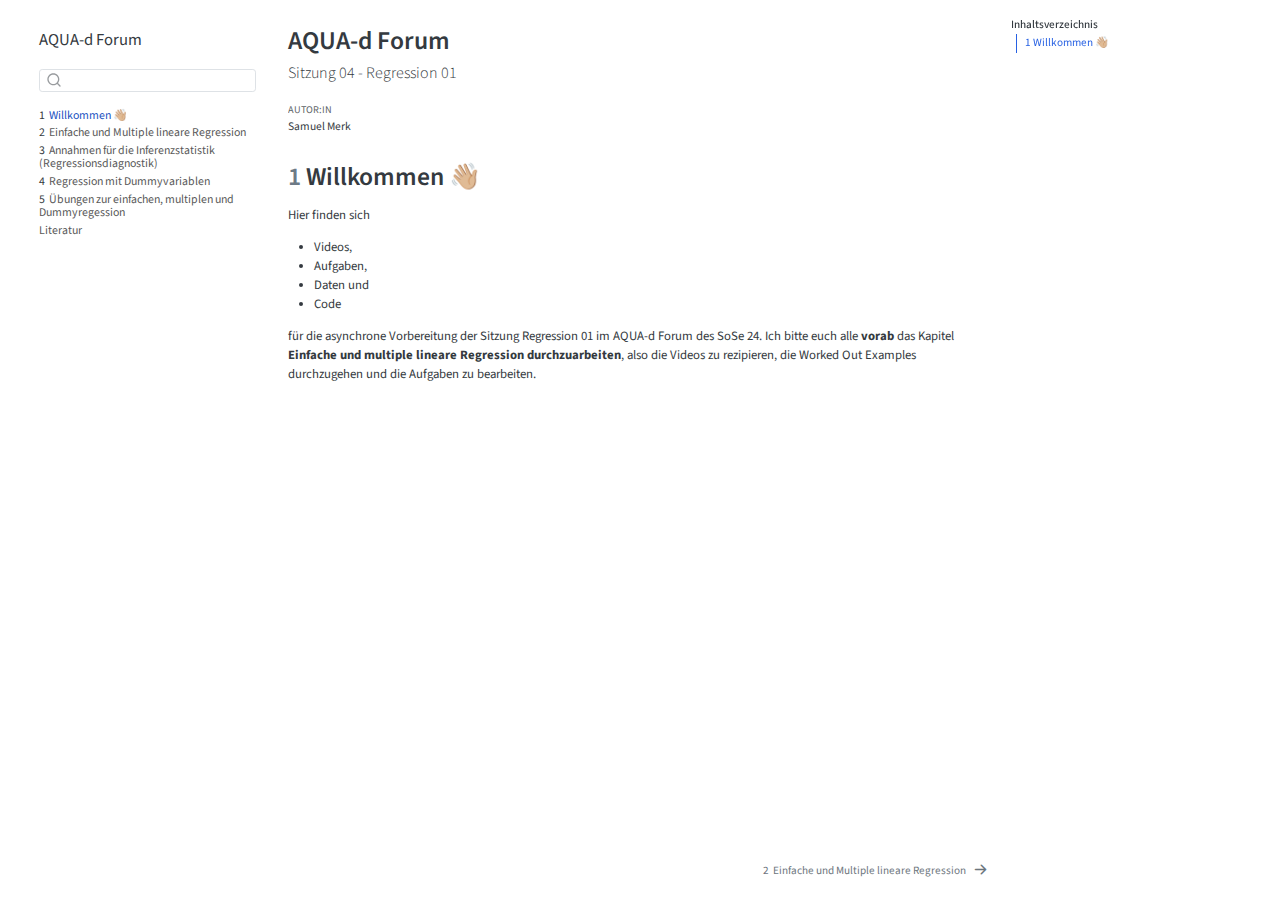
<file: docs/index.html>
<!DOCTYPE html>
<html xmlns="http://www.w3.org/1999/xhtml" lang="de" xml:lang="de"><head>

<meta charset="utf-8">
<meta name="generator" content="quarto-1.5.30">

<meta name="viewport" content="width=device-width, initial-scale=1.0, user-scalable=yes">

<meta name="author" content="Samuel Merk">

<title>AQUA-d Forum</title>
<style>
code{white-space: pre-wrap;}
span.smallcaps{font-variant: small-caps;}
div.columns{display: flex; gap: min(4vw, 1.5em);}
div.column{flex: auto; overflow-x: auto;}
div.hanging-indent{margin-left: 1.5em; text-indent: -1.5em;}
ul.task-list{list-style: none;}
ul.task-list li input[type="checkbox"] {
  width: 0.8em;
  margin: 0 0.8em 0.2em -1em; /* quarto-specific, see https://github.com/quarto-dev/quarto-cli/issues/4556 */ 
  vertical-align: middle;
}
</style>


<script src="site_libs/quarto-nav/quarto-nav.js"></script>
<script src="site_libs/quarto-nav/headroom.min.js"></script>
<script src="site_libs/clipboard/clipboard.min.js"></script>
<script src="site_libs/quarto-search/autocomplete.umd.js"></script>
<script src="site_libs/quarto-search/fuse.min.js"></script>
<script src="site_libs/quarto-search/quarto-search.js"></script>
<meta name="quarto:offset" content="./">
<link href="./regression.html" rel="next">
<script src="site_libs/quarto-html/quarto.js"></script>
<script src="site_libs/quarto-html/popper.min.js"></script>
<script src="site_libs/quarto-html/tippy.umd.min.js"></script>
<script src="site_libs/quarto-html/anchor.min.js"></script>
<link href="site_libs/quarto-html/tippy.css" rel="stylesheet">
<link href="site_libs/quarto-html/quarto-syntax-highlighting.css" rel="stylesheet" id="quarto-text-highlighting-styles">
<script src="site_libs/bootstrap/bootstrap.min.js"></script>
<link href="site_libs/bootstrap/bootstrap-icons.css" rel="stylesheet">
<link href="site_libs/bootstrap/bootstrap.min.css" rel="stylesheet" id="quarto-bootstrap" data-mode="light">
<script id="quarto-search-options" type="application/json">{
  "location": "sidebar",
  "copy-button": false,
  "collapse-after": 3,
  "panel-placement": "start",
  "type": "textbox",
  "limit": 50,
  "keyboard-shortcut": [
    "f",
    "/",
    "s"
  ],
  "show-item-context": false,
  "language": {
    "search-no-results-text": "Keine Treffer",
    "search-matching-documents-text": "Treffer",
    "search-copy-link-title": "Link in die Suche kopieren",
    "search-hide-matches-text": "Zusätzliche Treffer verbergen",
    "search-more-match-text": "weitere Treffer in diesem Dokument",
    "search-more-matches-text": "weitere Treffer in diesem Dokument",
    "search-clear-button-title": "Zurücksetzen",
    "search-text-placeholder": "",
    "search-detached-cancel-button-title": "Abbrechen",
    "search-submit-button-title": "Abschicken",
    "search-label": "Suchen"
  }
}</script>


</head>

<body class="nav-sidebar floating">

<div id="quarto-search-results"></div>
  <header id="quarto-header" class="headroom fixed-top">
  <nav class="quarto-secondary-nav">
    <div class="container-fluid d-flex">
      <button type="button" class="quarto-btn-toggle btn" data-bs-toggle="collapse" data-bs-target=".quarto-sidebar-collapse-item" aria-controls="quarto-sidebar" aria-expanded="false" aria-label="Seitenleiste umschalten" onclick="if (window.quartoToggleHeadroom) { window.quartoToggleHeadroom(); }">
        <i class="bi bi-layout-text-sidebar-reverse"></i>
      </button>
        <nav class="quarto-page-breadcrumbs" aria-label="breadcrumb"><ol class="breadcrumb"><li class="breadcrumb-item"><a href="./index.html"><span class="chapter-number">1</span>&nbsp; <span class="chapter-title">Willkommen 👋🏼</span></a></li></ol></nav>
        <a class="flex-grow-1" role="button" data-bs-toggle="collapse" data-bs-target=".quarto-sidebar-collapse-item" aria-controls="quarto-sidebar" aria-expanded="false" aria-label="Seitenleiste umschalten" onclick="if (window.quartoToggleHeadroom) { window.quartoToggleHeadroom(); }">      
        </a>
      <button type="button" class="btn quarto-search-button" aria-label="" onclick="window.quartoOpenSearch();">
        <i class="bi bi-search"></i>
      </button>
    </div>
  </nav>
</header>
<!-- content -->
<div id="quarto-content" class="quarto-container page-columns page-rows-contents page-layout-article">
<!-- sidebar -->
  <nav id="quarto-sidebar" class="sidebar collapse collapse-horizontal quarto-sidebar-collapse-item sidebar-navigation floating overflow-auto">
    <div class="pt-lg-2 mt-2 text-left sidebar-header">
    <div class="sidebar-title mb-0 py-0">
      <a href="./">AQUA-d Forum</a> 
    </div>
      </div>
        <div class="mt-2 flex-shrink-0 align-items-center">
        <div class="sidebar-search">
        <div id="quarto-search" class="" title="Suchen"></div>
        </div>
        </div>
    <div class="sidebar-menu-container"> 
    <ul class="list-unstyled mt-1">
        <li class="sidebar-item">
  <div class="sidebar-item-container"> 
  <a href="./index.html" class="sidebar-item-text sidebar-link active">
 <span class="menu-text"><span class="chapter-number">1</span>&nbsp; <span class="chapter-title">Willkommen 👋🏼</span></span></a>
  </div>
</li>
        <li class="sidebar-item">
  <div class="sidebar-item-container"> 
  <a href="./regression.html" class="sidebar-item-text sidebar-link">
 <span class="menu-text"><span class="chapter-number">2</span>&nbsp; <span class="chapter-title">Einfache und Multiple lineare Regression</span></span></a>
  </div>
</li>
        <li class="sidebar-item">
  <div class="sidebar-item-container"> 
  <a href="./regression_assumptions.html" class="sidebar-item-text sidebar-link">
 <span class="menu-text"><span class="chapter-number">3</span>&nbsp; <span class="chapter-title">Annahmen für die Inferenzstatistik (Regressionsdiagnostik)</span></span></a>
  </div>
</li>
        <li class="sidebar-item">
  <div class="sidebar-item-container"> 
  <a href="./regression_with_dummies.html" class="sidebar-item-text sidebar-link">
 <span class="menu-text"><span class="chapter-number">4</span>&nbsp; <span class="chapter-title">Regression mit Dummyvariablen</span></span></a>
  </div>
</li>
        <li class="sidebar-item">
  <div class="sidebar-item-container"> 
  <a href="./Übung_Sitzung_Regression_II.html" class="sidebar-item-text sidebar-link">
 <span class="menu-text"><span class="chapter-number">5</span>&nbsp; <span class="chapter-title">Übungen zur einfachen, multiplen und Dummyregession</span></span></a>
  </div>
</li>
        <li class="sidebar-item">
  <div class="sidebar-item-container"> 
  <a href="./references.html" class="sidebar-item-text sidebar-link">
 <span class="menu-text">Literatur</span></a>
  </div>
</li>
    </ul>
    </div>
</nav>
<div id="quarto-sidebar-glass" class="quarto-sidebar-collapse-item" data-bs-toggle="collapse" data-bs-target=".quarto-sidebar-collapse-item"></div>
<!-- margin-sidebar -->
    <div id="quarto-margin-sidebar" class="sidebar margin-sidebar">
        <nav id="TOC" role="doc-toc" class="toc-active">
    <h2 id="toc-title">Inhaltsverzeichnis</h2>
   
  <ul>
  <li><a href="#willkommen" id="toc-willkommen" class="nav-link active" data-scroll-target="#willkommen"><span class="header-section-number">1</span> Willkommen 👋🏼</a></li>
  </ul>
</nav>
    </div>
<!-- main -->
<main class="content" id="quarto-document-content">

<header id="title-block-header" class="quarto-title-block default">
<div class="quarto-title">
<h1 class="title">AQUA-d Forum</h1>
<p class="subtitle lead">Sitzung 04 - Regression 01</p>
</div>



<div class="quarto-title-meta">

    <div>
    <div class="quarto-title-meta-heading">Autor:in</div>
    <div class="quarto-title-meta-contents">
             <p>Samuel Merk </p>
          </div>
  </div>
    
  
    
  </div>
  


</header>


<section id="willkommen" class="level1" data-number="1">
<h1 data-number="1"><span class="header-section-number">1</span> Willkommen 👋🏼</h1>
<p>Hier finden sich</p>
<ul>
<li>Videos,</li>
<li>Aufgaben,</li>
<li>Daten und</li>
<li>Code</li>
</ul>
<p>für die asynchrone Vorbereitung der Sitzung Regression 01 im AQUA-d Forum des SoSe 24. Ich bitte euch alle <strong>vorab</strong> das Kapitel <strong>Einfache und multiple lineare Regression durchzuarbeiten</strong>, also die Videos zu rezipieren, die Worked Out Examples durchzugehen und die Aufgaben zu bearbeiten.</p>


</section>

</main> <!-- /main -->
<script id="quarto-html-after-body" type="application/javascript">
window.document.addEventListener("DOMContentLoaded", function (event) {
  const toggleBodyColorMode = (bsSheetEl) => {
    const mode = bsSheetEl.getAttribute("data-mode");
    const bodyEl = window.document.querySelector("body");
    if (mode === "dark") {
      bodyEl.classList.add("quarto-dark");
      bodyEl.classList.remove("quarto-light");
    } else {
      bodyEl.classList.add("quarto-light");
      bodyEl.classList.remove("quarto-dark");
    }
  }
  const toggleBodyColorPrimary = () => {
    const bsSheetEl = window.document.querySelector("link#quarto-bootstrap");
    if (bsSheetEl) {
      toggleBodyColorMode(bsSheetEl);
    }
  }
  toggleBodyColorPrimary();  
  const icon = "";
  const anchorJS = new window.AnchorJS();
  anchorJS.options = {
    placement: 'right',
    icon: icon
  };
  anchorJS.add('.anchored');
  const isCodeAnnotation = (el) => {
    for (const clz of el.classList) {
      if (clz.startsWith('code-annotation-')) {                     
        return true;
      }
    }
    return false;
  }
  const onCopySuccess = function(e) {
    // button target
    const button = e.trigger;
    // don't keep focus
    button.blur();
    // flash "checked"
    button.classList.add('code-copy-button-checked');
    var currentTitle = button.getAttribute("title");
    button.setAttribute("title", "Kopiert");
    let tooltip;
    if (window.bootstrap) {
      button.setAttribute("data-bs-toggle", "tooltip");
      button.setAttribute("data-bs-placement", "left");
      button.setAttribute("data-bs-title", "Kopiert");
      tooltip = new bootstrap.Tooltip(button, 
        { trigger: "manual", 
          customClass: "code-copy-button-tooltip",
          offset: [0, -8]});
      tooltip.show();    
    }
    setTimeout(function() {
      if (tooltip) {
        tooltip.hide();
        button.removeAttribute("data-bs-title");
        button.removeAttribute("data-bs-toggle");
        button.removeAttribute("data-bs-placement");
      }
      button.setAttribute("title", currentTitle);
      button.classList.remove('code-copy-button-checked');
    }, 1000);
    // clear code selection
    e.clearSelection();
  }
  const getTextToCopy = function(trigger) {
      const codeEl = trigger.previousElementSibling.cloneNode(true);
      for (const childEl of codeEl.children) {
        if (isCodeAnnotation(childEl)) {
          childEl.remove();
        }
      }
      return codeEl.innerText;
  }
  const clipboard = new window.ClipboardJS('.code-copy-button:not([data-in-quarto-modal])', {
    text: getTextToCopy
  });
  clipboard.on('success', onCopySuccess);
  if (window.document.getElementById('quarto-embedded-source-code-modal')) {
    // For code content inside modals, clipBoardJS needs to be initialized with a container option
    // TODO: Check when it could be a function (https://github.com/zenorocha/clipboard.js/issues/860)
    const clipboardModal = new window.ClipboardJS('.code-copy-button[data-in-quarto-modal]', {
      text: getTextToCopy,
      container: window.document.getElementById('quarto-embedded-source-code-modal')
    });
    clipboardModal.on('success', onCopySuccess);
  }
    var localhostRegex = new RegExp(/^(?:http|https):\/\/localhost\:?[0-9]*\//);
    var mailtoRegex = new RegExp(/^mailto:/);
      var filterRegex = new RegExp('/' + window.location.host + '/');
    var isInternal = (href) => {
        return filterRegex.test(href) || localhostRegex.test(href) || mailtoRegex.test(href);
    }
    // Inspect non-navigation links and adorn them if external
 	var links = window.document.querySelectorAll('a[href]:not(.nav-link):not(.navbar-brand):not(.toc-action):not(.sidebar-link):not(.sidebar-item-toggle):not(.pagination-link):not(.no-external):not([aria-hidden]):not(.dropdown-item):not(.quarto-navigation-tool):not(.about-link)');
    for (var i=0; i<links.length; i++) {
      const link = links[i];
      if (!isInternal(link.href)) {
        // undo the damage that might have been done by quarto-nav.js in the case of
        // links that we want to consider external
        if (link.dataset.originalHref !== undefined) {
          link.href = link.dataset.originalHref;
        }
      }
    }
  function tippyHover(el, contentFn, onTriggerFn, onUntriggerFn) {
    const config = {
      allowHTML: true,
      maxWidth: 500,
      delay: 100,
      arrow: false,
      appendTo: function(el) {
          return el.parentElement;
      },
      interactive: true,
      interactiveBorder: 10,
      theme: 'quarto',
      placement: 'bottom-start',
    };
    if (contentFn) {
      config.content = contentFn;
    }
    if (onTriggerFn) {
      config.onTrigger = onTriggerFn;
    }
    if (onUntriggerFn) {
      config.onUntrigger = onUntriggerFn;
    }
    window.tippy(el, config); 
  }
  const noterefs = window.document.querySelectorAll('a[role="doc-noteref"]');
  for (var i=0; i<noterefs.length; i++) {
    const ref = noterefs[i];
    tippyHover(ref, function() {
      // use id or data attribute instead here
      let href = ref.getAttribute('data-footnote-href') || ref.getAttribute('href');
      try { href = new URL(href).hash; } catch {}
      const id = href.replace(/^#\/?/, "");
      const note = window.document.getElementById(id);
      if (note) {
        return note.innerHTML;
      } else {
        return "";
      }
    });
  }
  const xrefs = window.document.querySelectorAll('a.quarto-xref');
  const processXRef = (id, note) => {
    // Strip column container classes
    const stripColumnClz = (el) => {
      el.classList.remove("page-full", "page-columns");
      if (el.children) {
        for (const child of el.children) {
          stripColumnClz(child);
        }
      }
    }
    stripColumnClz(note)
    if (id === null || id.startsWith('sec-')) {
      // Special case sections, only their first couple elements
      const container = document.createElement("div");
      if (note.children && note.children.length > 2) {
        container.appendChild(note.children[0].cloneNode(true));
        for (let i = 1; i < note.children.length; i++) {
          const child = note.children[i];
          if (child.tagName === "P" && child.innerText === "") {
            continue;
          } else {
            container.appendChild(child.cloneNode(true));
            break;
          }
        }
        if (window.Quarto?.typesetMath) {
          window.Quarto.typesetMath(container);
        }
        return container.innerHTML
      } else {
        if (window.Quarto?.typesetMath) {
          window.Quarto.typesetMath(note);
        }
        return note.innerHTML;
      }
    } else {
      // Remove any anchor links if they are present
      const anchorLink = note.querySelector('a.anchorjs-link');
      if (anchorLink) {
        anchorLink.remove();
      }
      if (window.Quarto?.typesetMath) {
        window.Quarto.typesetMath(note);
      }
      // TODO in 1.5, we should make sure this works without a callout special case
      if (note.classList.contains("callout")) {
        return note.outerHTML;
      } else {
        return note.innerHTML;
      }
    }
  }
  for (var i=0; i<xrefs.length; i++) {
    const xref = xrefs[i];
    tippyHover(xref, undefined, function(instance) {
      instance.disable();
      let url = xref.getAttribute('href');
      let hash = undefined; 
      if (url.startsWith('#')) {
        hash = url;
      } else {
        try { hash = new URL(url).hash; } catch {}
      }
      if (hash) {
        const id = hash.replace(/^#\/?/, "");
        const note = window.document.getElementById(id);
        if (note !== null) {
          try {
            const html = processXRef(id, note.cloneNode(true));
            instance.setContent(html);
          } finally {
            instance.enable();
            instance.show();
          }
        } else {
          // See if we can fetch this
          fetch(url.split('#')[0])
          .then(res => res.text())
          .then(html => {
            const parser = new DOMParser();
            const htmlDoc = parser.parseFromString(html, "text/html");
            const note = htmlDoc.getElementById(id);
            if (note !== null) {
              const html = processXRef(id, note);
              instance.setContent(html);
            } 
          }).finally(() => {
            instance.enable();
            instance.show();
          });
        }
      } else {
        // See if we can fetch a full url (with no hash to target)
        // This is a special case and we should probably do some content thinning / targeting
        fetch(url)
        .then(res => res.text())
        .then(html => {
          const parser = new DOMParser();
          const htmlDoc = parser.parseFromString(html, "text/html");
          const note = htmlDoc.querySelector('main.content');
          if (note !== null) {
            // This should only happen for chapter cross references
            // (since there is no id in the URL)
            // remove the first header
            if (note.children.length > 0 && note.children[0].tagName === "HEADER") {
              note.children[0].remove();
            }
            const html = processXRef(null, note);
            instance.setContent(html);
          } 
        }).finally(() => {
          instance.enable();
          instance.show();
        });
      }
    }, function(instance) {
    });
  }
      let selectedAnnoteEl;
      const selectorForAnnotation = ( cell, annotation) => {
        let cellAttr = 'data-code-cell="' + cell + '"';
        let lineAttr = 'data-code-annotation="' +  annotation + '"';
        const selector = 'span[' + cellAttr + '][' + lineAttr + ']';
        return selector;
      }
      const selectCodeLines = (annoteEl) => {
        const doc = window.document;
        const targetCell = annoteEl.getAttribute("data-target-cell");
        const targetAnnotation = annoteEl.getAttribute("data-target-annotation");
        const annoteSpan = window.document.querySelector(selectorForAnnotation(targetCell, targetAnnotation));
        const lines = annoteSpan.getAttribute("data-code-lines").split(",");
        const lineIds = lines.map((line) => {
          return targetCell + "-" + line;
        })
        let top = null;
        let height = null;
        let parent = null;
        if (lineIds.length > 0) {
            //compute the position of the single el (top and bottom and make a div)
            const el = window.document.getElementById(lineIds[0]);
            top = el.offsetTop;
            height = el.offsetHeight;
            parent = el.parentElement.parentElement;
          if (lineIds.length > 1) {
            const lastEl = window.document.getElementById(lineIds[lineIds.length - 1]);
            const bottom = lastEl.offsetTop + lastEl.offsetHeight;
            height = bottom - top;
          }
          if (top !== null && height !== null && parent !== null) {
            // cook up a div (if necessary) and position it 
            let div = window.document.getElementById("code-annotation-line-highlight");
            if (div === null) {
              div = window.document.createElement("div");
              div.setAttribute("id", "code-annotation-line-highlight");
              div.style.position = 'absolute';
              parent.appendChild(div);
            }
            div.style.top = top - 2 + "px";
            div.style.height = height + 4 + "px";
            div.style.left = 0;
            let gutterDiv = window.document.getElementById("code-annotation-line-highlight-gutter");
            if (gutterDiv === null) {
              gutterDiv = window.document.createElement("div");
              gutterDiv.setAttribute("id", "code-annotation-line-highlight-gutter");
              gutterDiv.style.position = 'absolute';
              const codeCell = window.document.getElementById(targetCell);
              const gutter = codeCell.querySelector('.code-annotation-gutter');
              gutter.appendChild(gutterDiv);
            }
            gutterDiv.style.top = top - 2 + "px";
            gutterDiv.style.height = height + 4 + "px";
          }
          selectedAnnoteEl = annoteEl;
        }
      };
      const unselectCodeLines = () => {
        const elementsIds = ["code-annotation-line-highlight", "code-annotation-line-highlight-gutter"];
        elementsIds.forEach((elId) => {
          const div = window.document.getElementById(elId);
          if (div) {
            div.remove();
          }
        });
        selectedAnnoteEl = undefined;
      };
        // Handle positioning of the toggle
    window.addEventListener(
      "resize",
      throttle(() => {
        elRect = undefined;
        if (selectedAnnoteEl) {
          selectCodeLines(selectedAnnoteEl);
        }
      }, 10)
    );
    function throttle(fn, ms) {
    let throttle = false;
    let timer;
      return (...args) => {
        if(!throttle) { // first call gets through
            fn.apply(this, args);
            throttle = true;
        } else { // all the others get throttled
            if(timer) clearTimeout(timer); // cancel #2
            timer = setTimeout(() => {
              fn.apply(this, args);
              timer = throttle = false;
            }, ms);
        }
      };
    }
      // Attach click handler to the DT
      const annoteDls = window.document.querySelectorAll('dt[data-target-cell]');
      for (const annoteDlNode of annoteDls) {
        annoteDlNode.addEventListener('click', (event) => {
          const clickedEl = event.target;
          if (clickedEl !== selectedAnnoteEl) {
            unselectCodeLines();
            const activeEl = window.document.querySelector('dt[data-target-cell].code-annotation-active');
            if (activeEl) {
              activeEl.classList.remove('code-annotation-active');
            }
            selectCodeLines(clickedEl);
            clickedEl.classList.add('code-annotation-active');
          } else {
            // Unselect the line
            unselectCodeLines();
            clickedEl.classList.remove('code-annotation-active');
          }
        });
      }
  const findCites = (el) => {
    const parentEl = el.parentElement;
    if (parentEl) {
      const cites = parentEl.dataset.cites;
      if (cites) {
        return {
          el,
          cites: cites.split(' ')
        };
      } else {
        return findCites(el.parentElement)
      }
    } else {
      return undefined;
    }
  };
  var bibliorefs = window.document.querySelectorAll('a[role="doc-biblioref"]');
  for (var i=0; i<bibliorefs.length; i++) {
    const ref = bibliorefs[i];
    const citeInfo = findCites(ref);
    if (citeInfo) {
      tippyHover(citeInfo.el, function() {
        var popup = window.document.createElement('div');
        citeInfo.cites.forEach(function(cite) {
          var citeDiv = window.document.createElement('div');
          citeDiv.classList.add('hanging-indent');
          citeDiv.classList.add('csl-entry');
          var biblioDiv = window.document.getElementById('ref-' + cite);
          if (biblioDiv) {
            citeDiv.innerHTML = biblioDiv.innerHTML;
          }
          popup.appendChild(citeDiv);
        });
        return popup.innerHTML;
      });
    }
  }
});
</script>
<nav class="page-navigation">
  <div class="nav-page nav-page-previous">
  </div>
  <div class="nav-page nav-page-next">
      <a href="./regression.html" class="pagination-link" aria-label="Einfache und Multiple lineare Regression">
        <span class="nav-page-text"><span class="chapter-number">2</span>&nbsp; <span class="chapter-title">Einfache und Multiple lineare Regression</span></span> <i class="bi bi-arrow-right-short"></i>
      </a>
  </div>
</nav>
</div> <!-- /content -->




</body></html>
</file>
<file: docs/site_libs/quarto-html/tippy.css>
.tippy-box[data-animation=fade][data-state=hidden]{opacity:0}[data-tippy-root]{max-width:calc(100vw - 10px)}.tippy-box{position:relative;background-color:#333;color:#fff;border-radius:4px;font-size:14px;line-height:1.4;white-space:normal;outline:0;transition-property:transform,visibility,opacity}.tippy-box[data-placement^=top]>.tippy-arrow{bottom:0}.tippy-box[data-placement^=top]>.tippy-arrow:before{bottom:-7px;left:0;border-width:8px 8px 0;border-top-color:initial;transform-origin:center top}.tippy-box[data-placement^=bottom]>.tippy-arrow{top:0}.tippy-box[data-placement^=bottom]>.tippy-arrow:before{top:-7px;left:0;border-width:0 8px 8px;border-bottom-color:initial;transform-origin:center bottom}.tippy-box[data-placement^=left]>.tippy-arrow{right:0}.tippy-box[data-placement^=left]>.tippy-arrow:before{border-width:8px 0 8px 8px;border-left-color:initial;right:-7px;transform-origin:center left}.tippy-box[data-placement^=right]>.tippy-arrow{left:0}.tippy-box[data-placement^=right]>.tippy-arrow:before{left:-7px;border-width:8px 8px 8px 0;border-right-color:initial;transform-origin:center right}.tippy-box[data-inertia][data-state=visible]{transition-timing-function:cubic-bezier(.54,1.5,.38,1.11)}.tippy-arrow{width:16px;height:16px;color:#333}.tippy-arrow:before{content:"";position:absolute;border-color:transparent;border-style:solid}.tippy-content{position:relative;padding:5px 9px;z-index:1}
</file>
<file: docs/site_libs/quarto-html/quarto-syntax-highlighting.css>
/* quarto syntax highlight colors */
:root {
  --quarto-hl-ot-color: #003B4F;
  --quarto-hl-at-color: #657422;
  --quarto-hl-ss-color: #20794D;
  --quarto-hl-an-color: #5E5E5E;
  --quarto-hl-fu-color: #4758AB;
  --quarto-hl-st-color: #20794D;
  --quarto-hl-cf-color: #003B4F;
  --quarto-hl-op-color: #5E5E5E;
  --quarto-hl-er-color: #AD0000;
  --quarto-hl-bn-color: #AD0000;
  --quarto-hl-al-color: #AD0000;
  --quarto-hl-va-color: #111111;
  --quarto-hl-bu-color: inherit;
  --quarto-hl-ex-color: inherit;
  --quarto-hl-pp-color: #AD0000;
  --quarto-hl-in-color: #5E5E5E;
  --quarto-hl-vs-color: #20794D;
  --quarto-hl-wa-color: #5E5E5E;
  --quarto-hl-do-color: #5E5E5E;
  --quarto-hl-im-color: #00769E;
  --quarto-hl-ch-color: #20794D;
  --quarto-hl-dt-color: #AD0000;
  --quarto-hl-fl-color: #AD0000;
  --quarto-hl-co-color: #5E5E5E;
  --quarto-hl-cv-color: #5E5E5E;
  --quarto-hl-cn-color: #8f5902;
  --quarto-hl-sc-color: #5E5E5E;
  --quarto-hl-dv-color: #AD0000;
  --quarto-hl-kw-color: #003B4F;
}

/* other quarto variables */
:root {
  --quarto-font-monospace: SFMono-Regular, Menlo, Monaco, Consolas, "Liberation Mono", "Courier New", monospace;
}

pre > code.sourceCode > span {
  color: #003B4F;
}

code span {
  color: #003B4F;
}

code.sourceCode > span {
  color: #003B4F;
}

div.sourceCode,
div.sourceCode pre.sourceCode {
  color: #003B4F;
}

code span.ot {
  color: #003B4F;
  font-style: inherit;
}

code span.at {
  color: #657422;
  font-style: inherit;
}

code span.ss {
  color: #20794D;
  font-style: inherit;
}

code span.an {
  color: #5E5E5E;
  font-style: inherit;
}

code span.fu {
  color: #4758AB;
  font-style: inherit;
}

code span.st {
  color: #20794D;
  font-style: inherit;
}

code span.cf {
  color: #003B4F;
  font-weight: bold;
  font-style: inherit;
}

code span.op {
  color: #5E5E5E;
  font-style: inherit;
}

code span.er {
  color: #AD0000;
  font-style: inherit;
}

code span.bn {
  color: #AD0000;
  font-style: inherit;
}

code span.al {
  color: #AD0000;
  font-style: inherit;
}

code span.va {
  color: #111111;
  font-style: inherit;
}

code span.bu {
  font-style: inherit;
}

code span.ex {
  font-style: inherit;
}

code span.pp {
  color: #AD0000;
  font-style: inherit;
}

code span.in {
  color: #5E5E5E;
  font-style: inherit;
}

code span.vs {
  color: #20794D;
  font-style: inherit;
}

code span.wa {
  color: #5E5E5E;
  font-style: italic;
}

code span.do {
  color: #5E5E5E;
  font-style: italic;
}

code span.im {
  color: #00769E;
  font-style: inherit;
}

code span.ch {
  color: #20794D;
  font-style: inherit;
}

code span.dt {
  color: #AD0000;
  font-style: inherit;
}

code span.fl {
  color: #AD0000;
  font-style: inherit;
}

code span.co {
  color: #5E5E5E;
  font-style: inherit;
}

code span.cv {
  color: #5E5E5E;
  font-style: italic;
}

code span.cn {
  color: #8f5902;
  font-style: inherit;
}

code span.sc {
  color: #5E5E5E;
  font-style: inherit;
}

code span.dv {
  color: #AD0000;
  font-style: inherit;
}

code span.kw {
  color: #003B4F;
  font-weight: bold;
  font-style: inherit;
}

.prevent-inlining {
  content: "</";
}

/*# sourceMappingURL=debc5d5d77c3f9108843748ff7464032.css.map */
</file>
